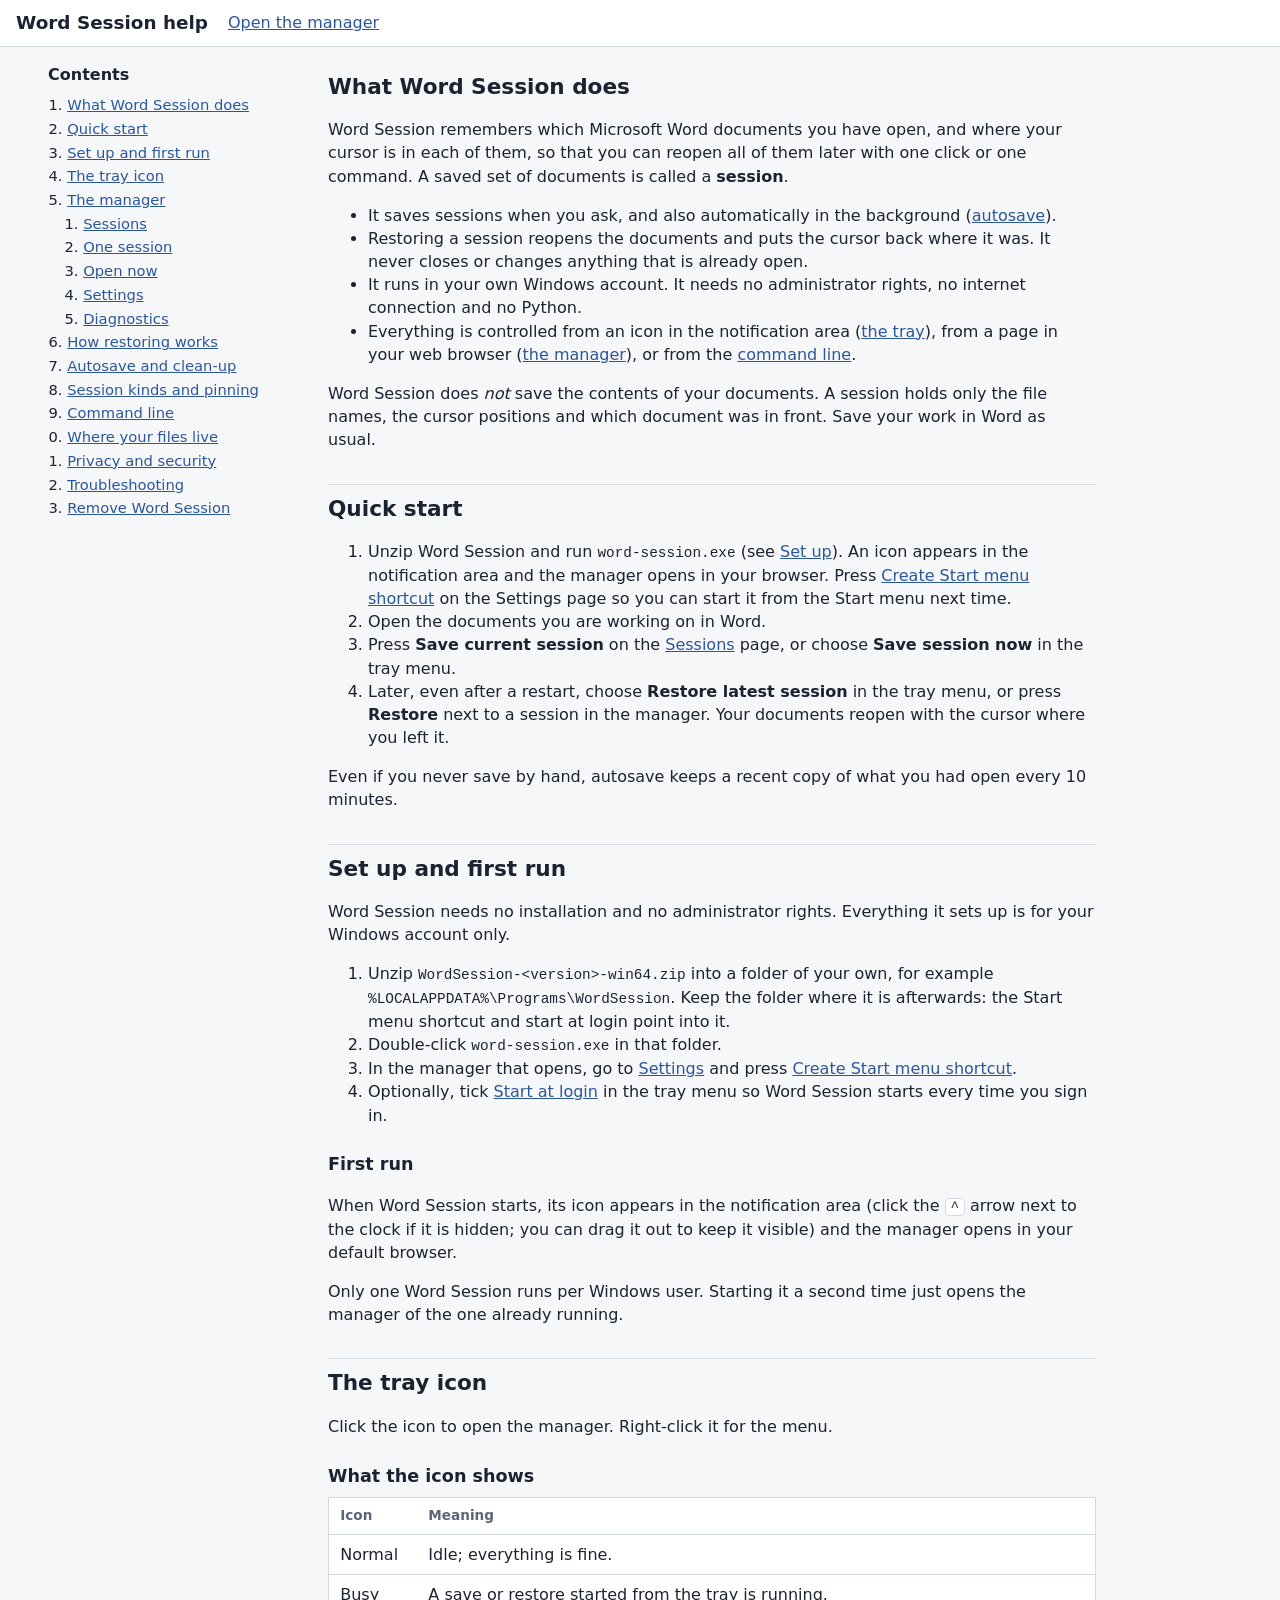
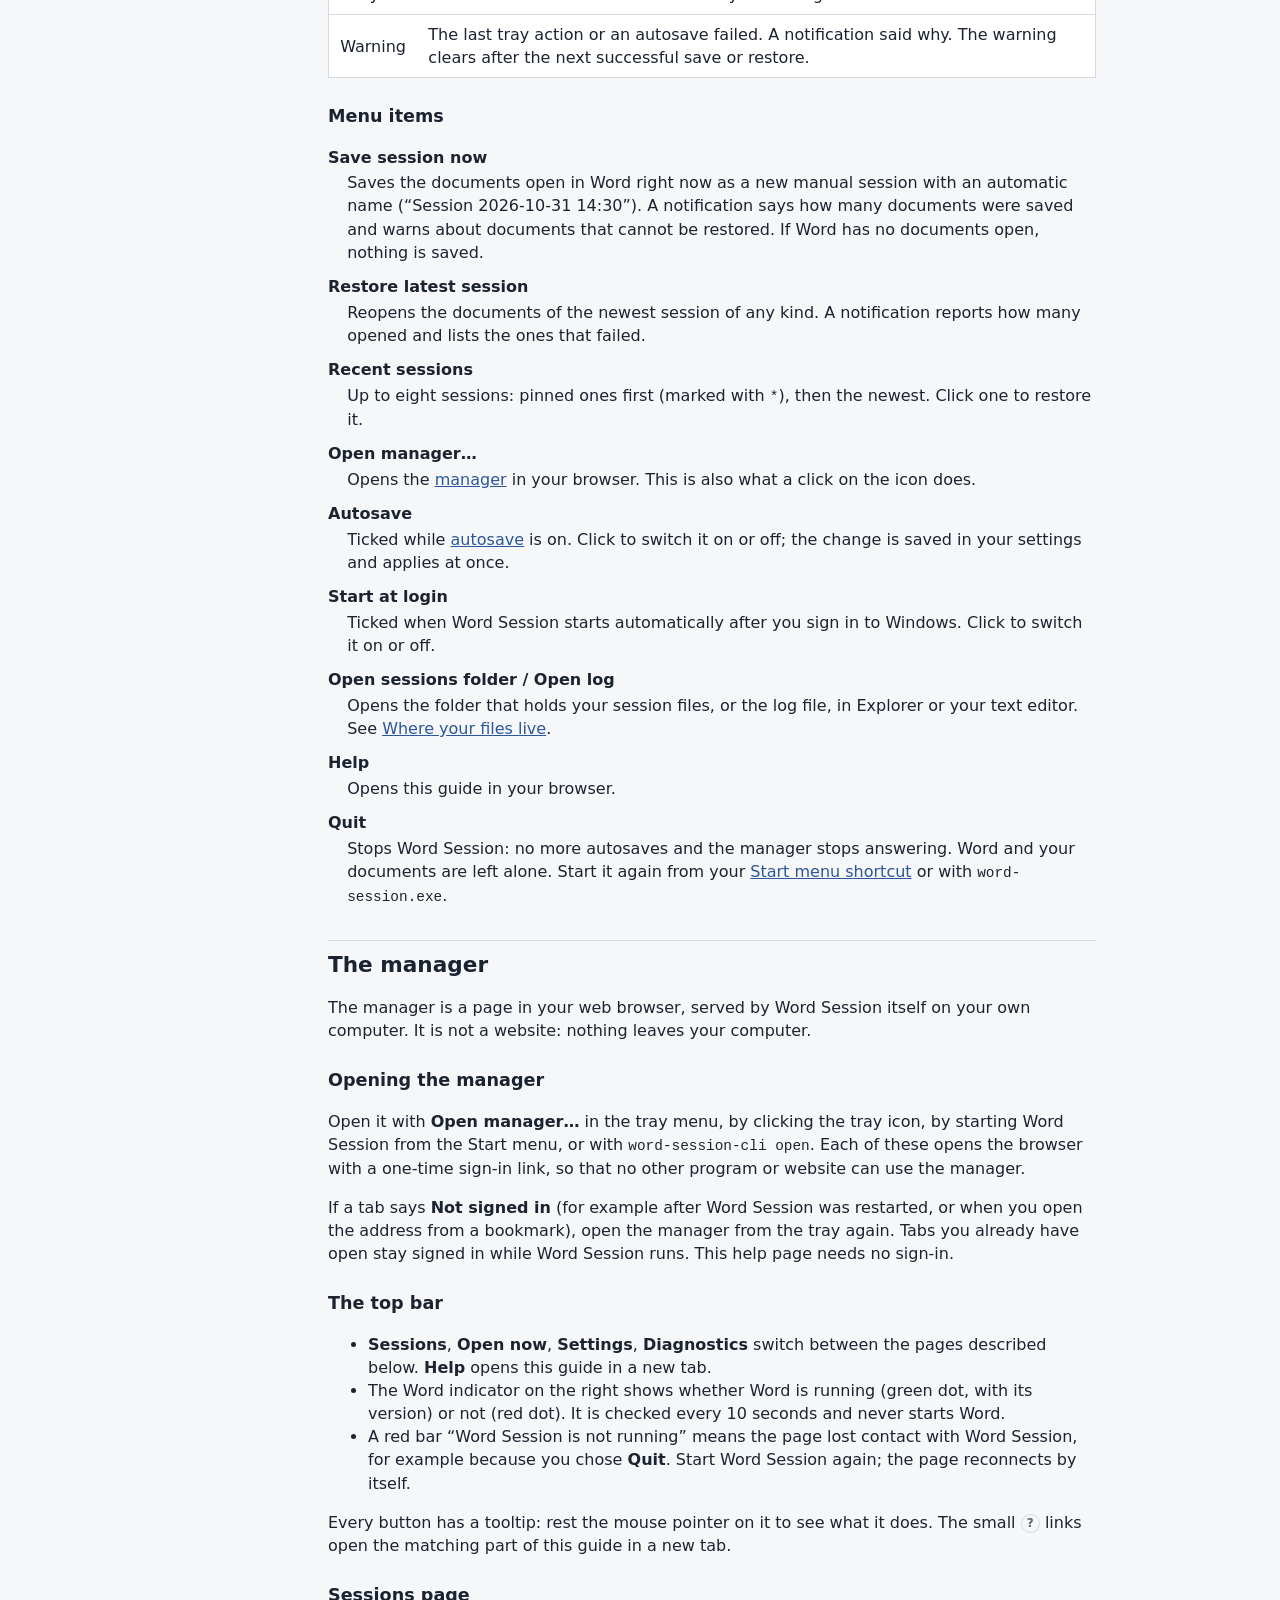
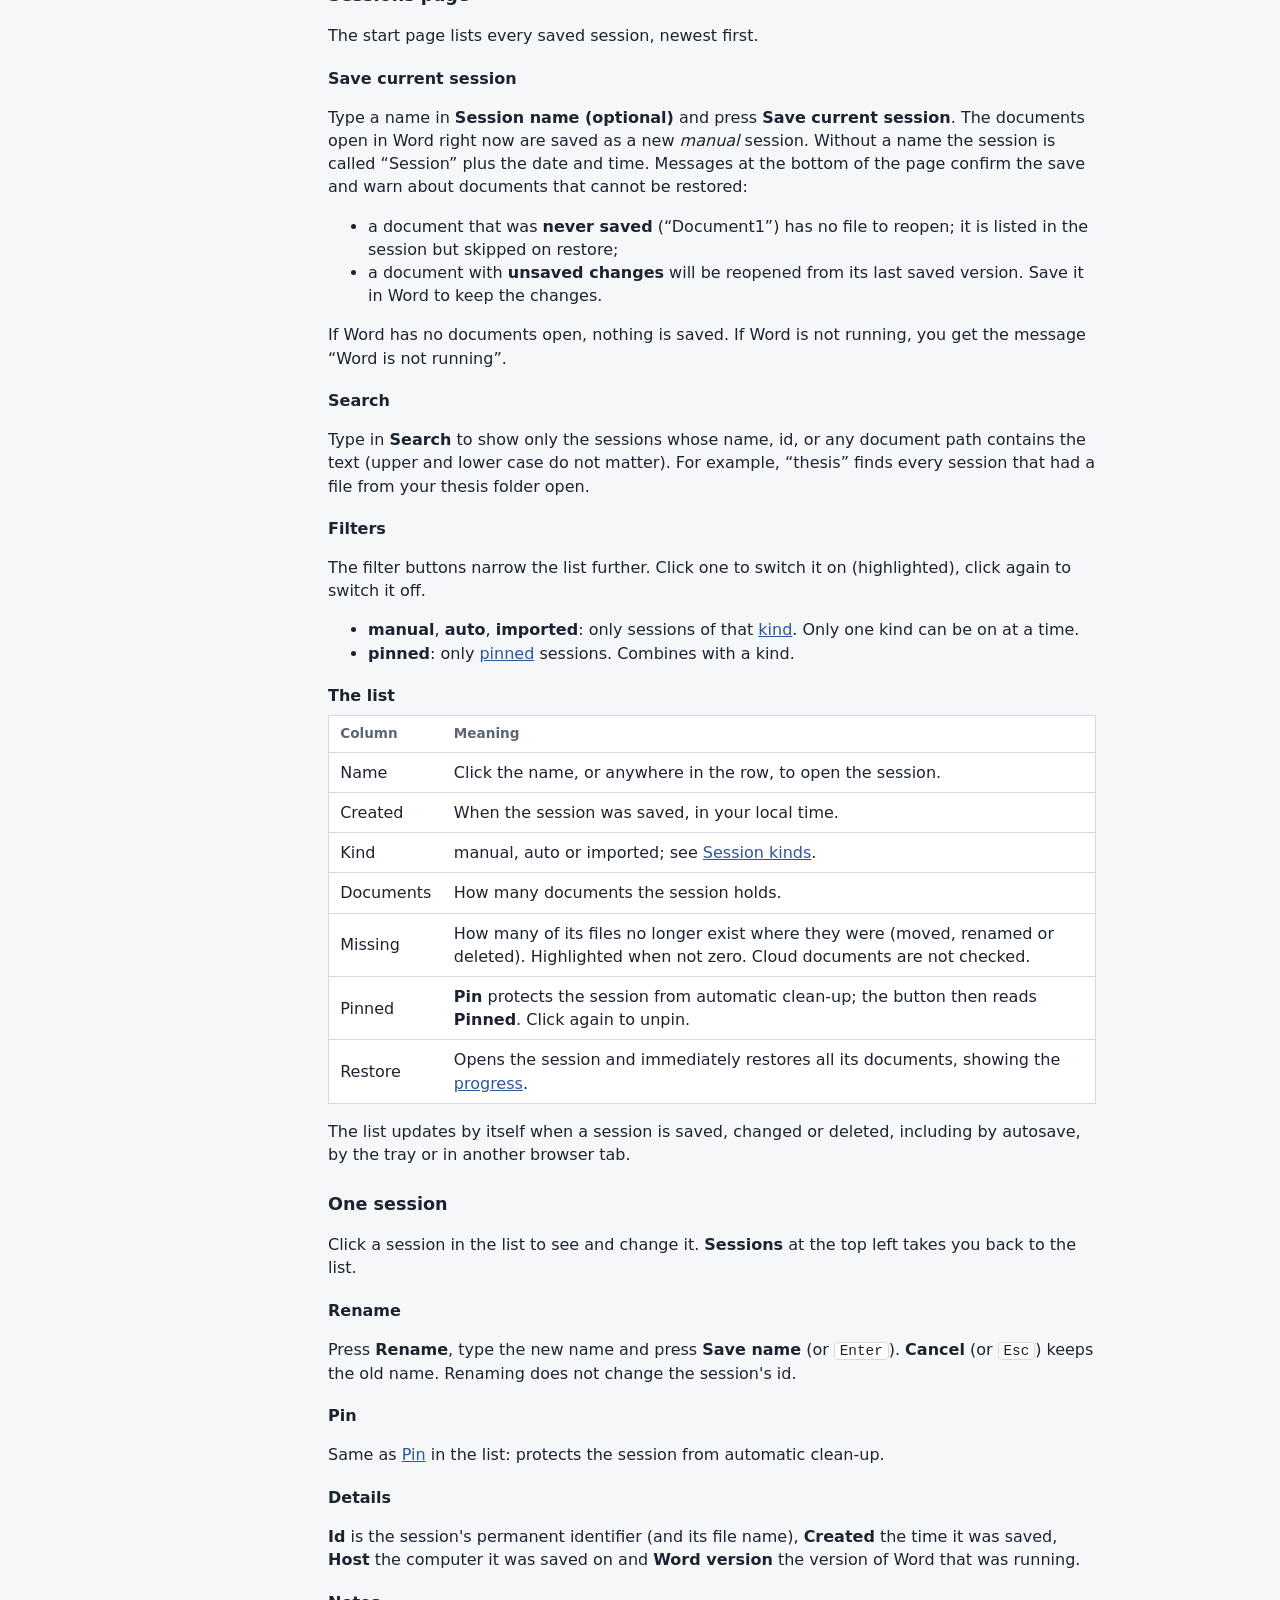
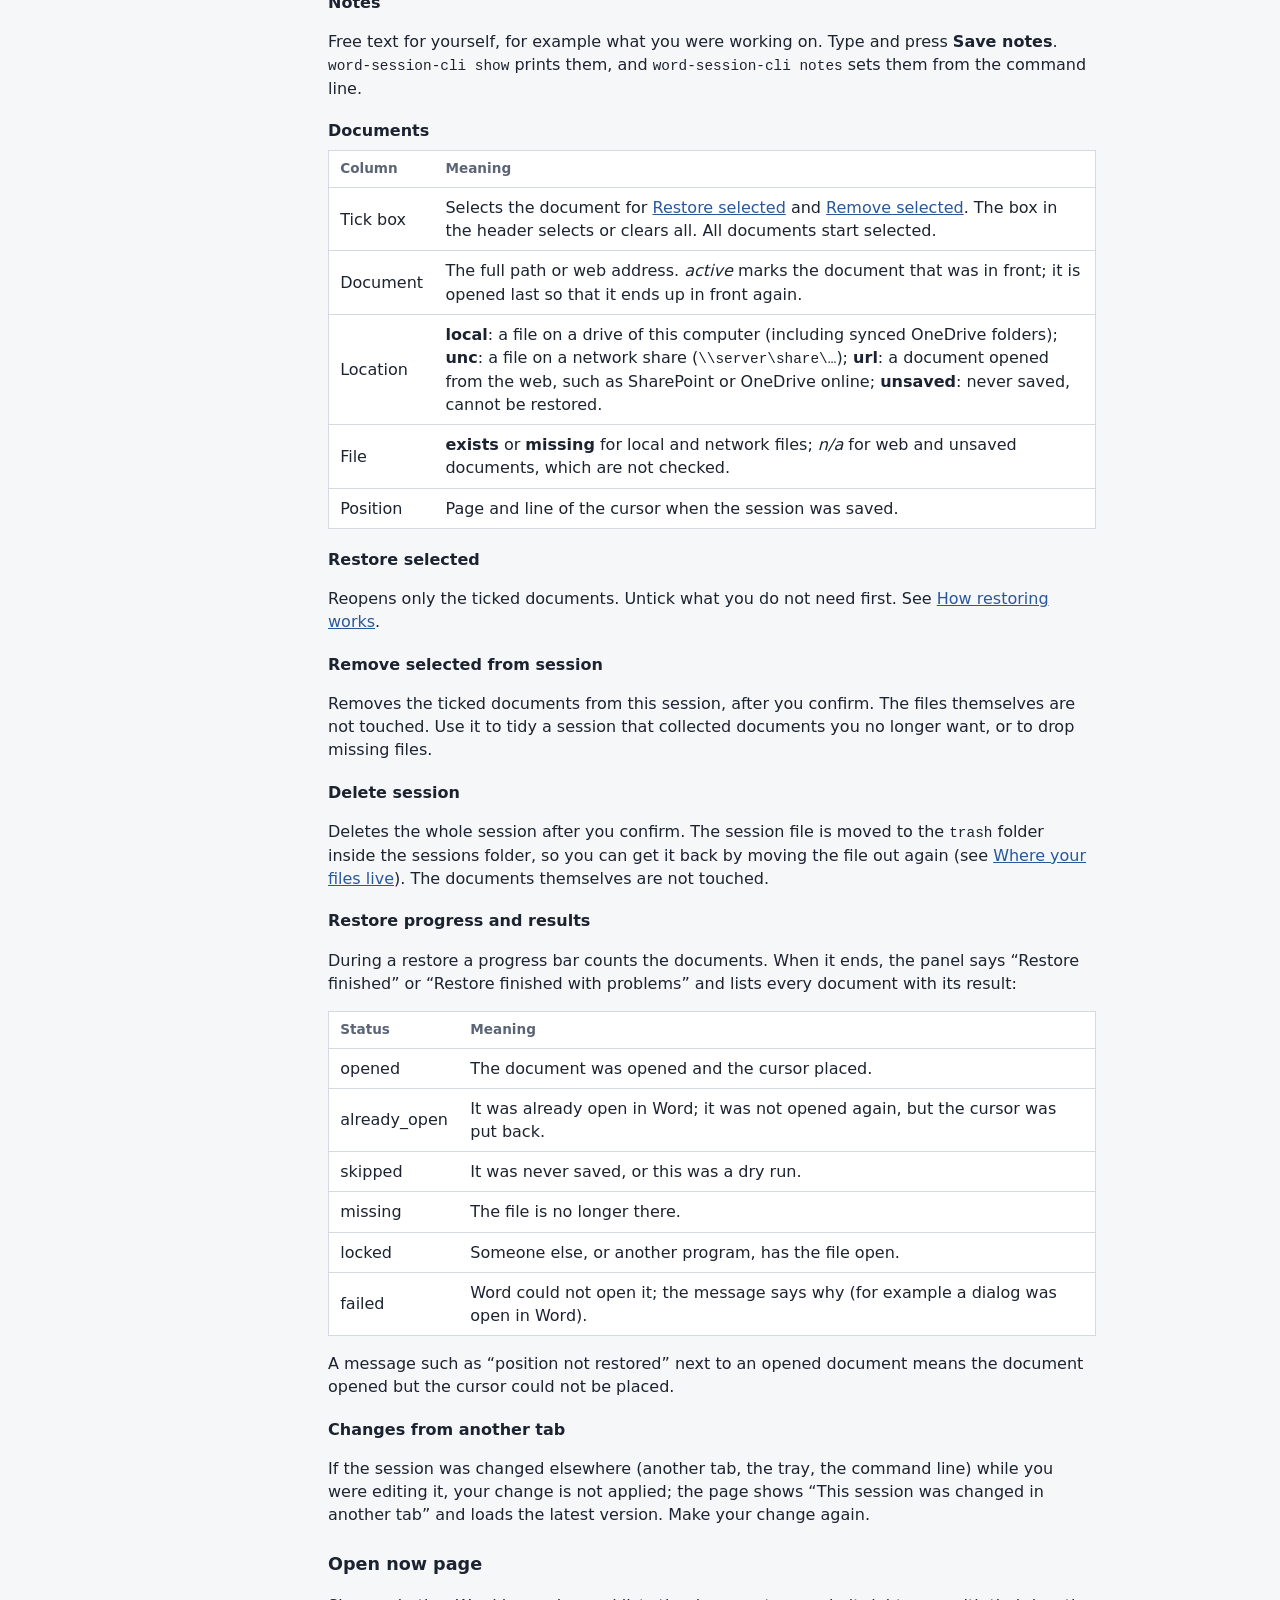
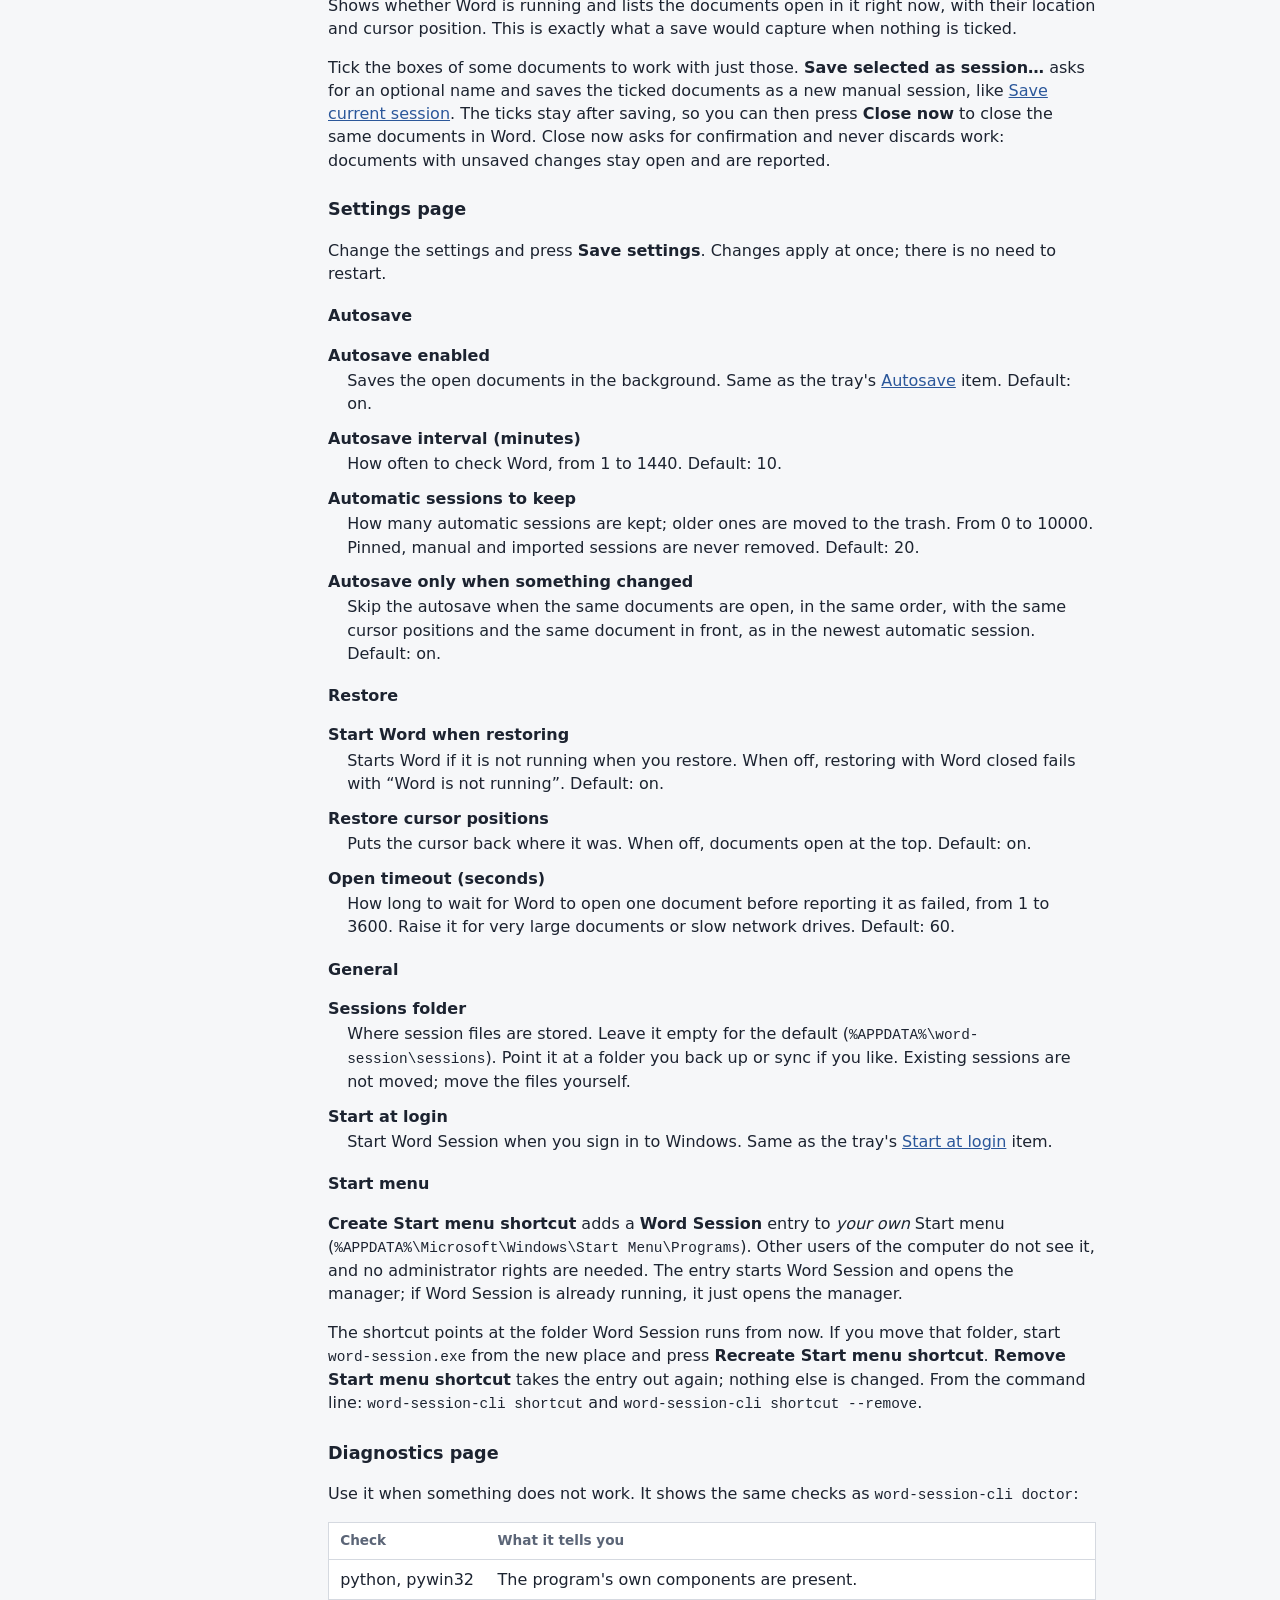
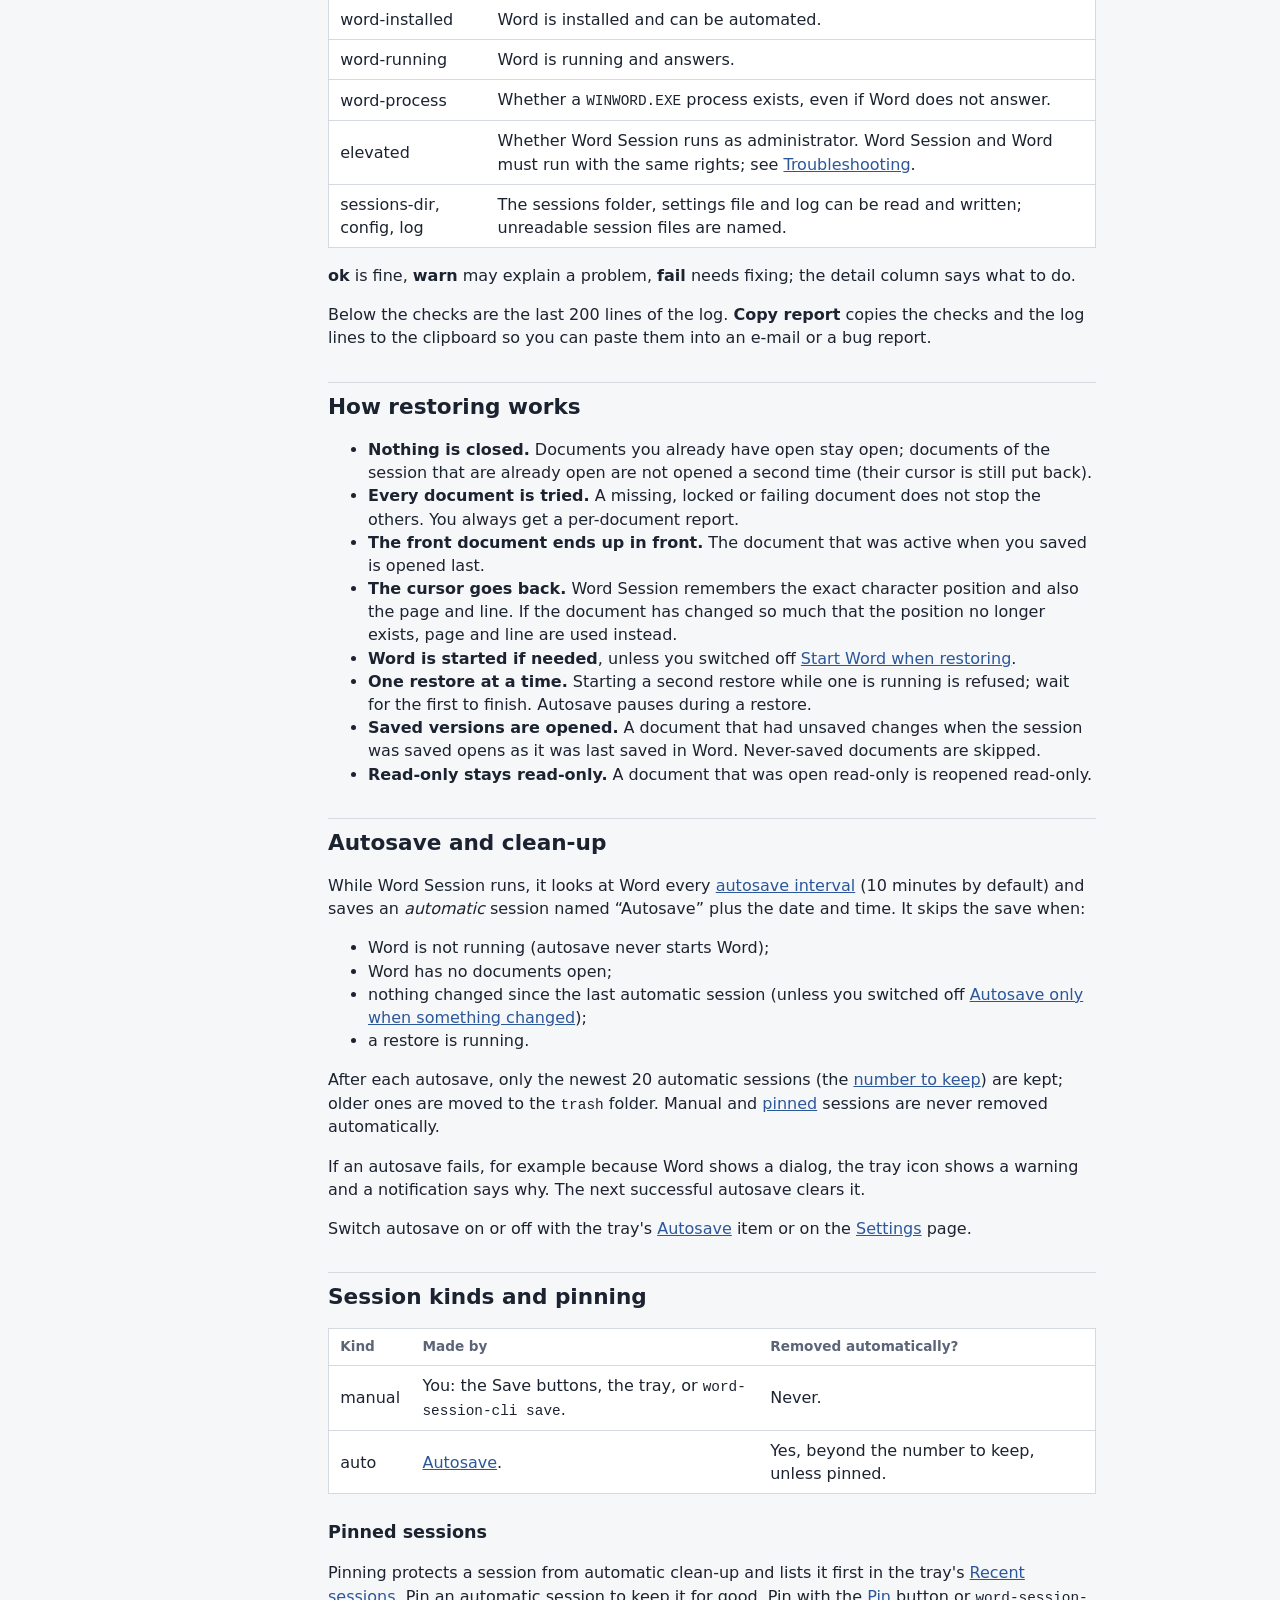
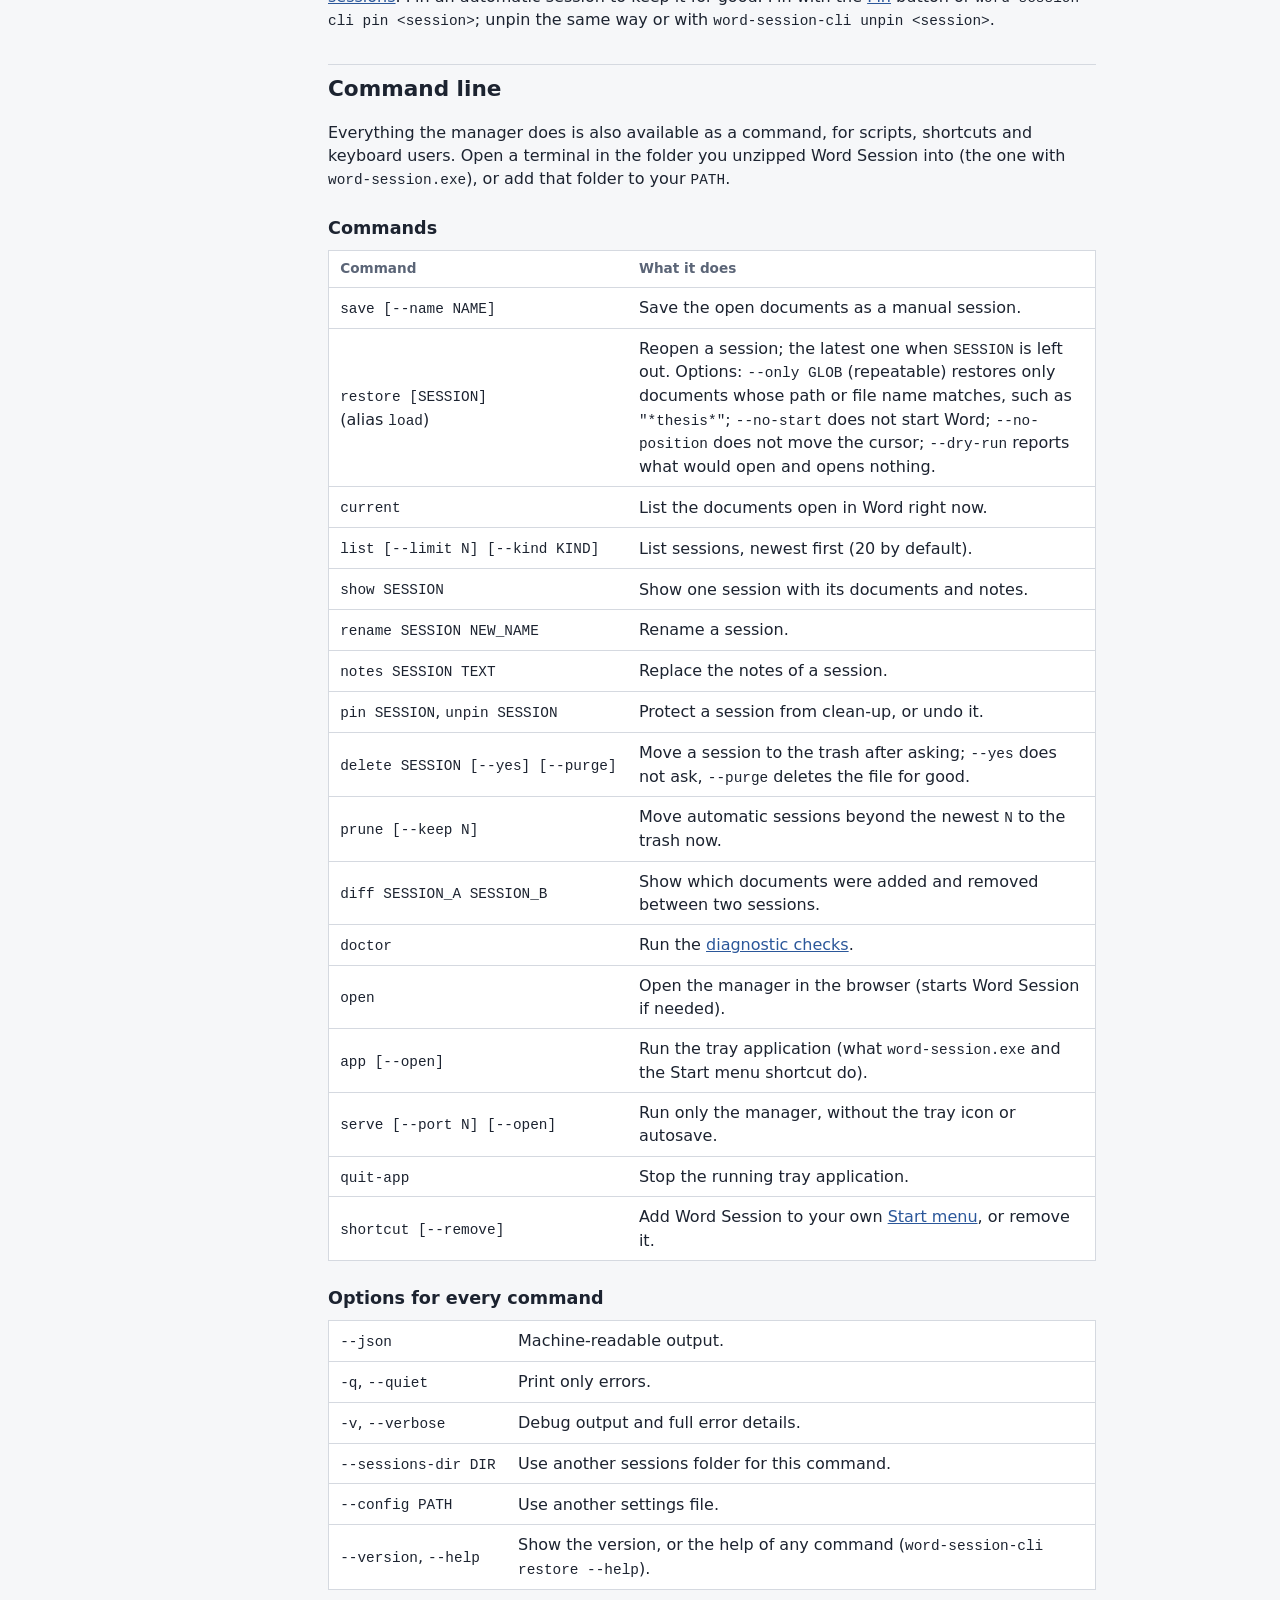
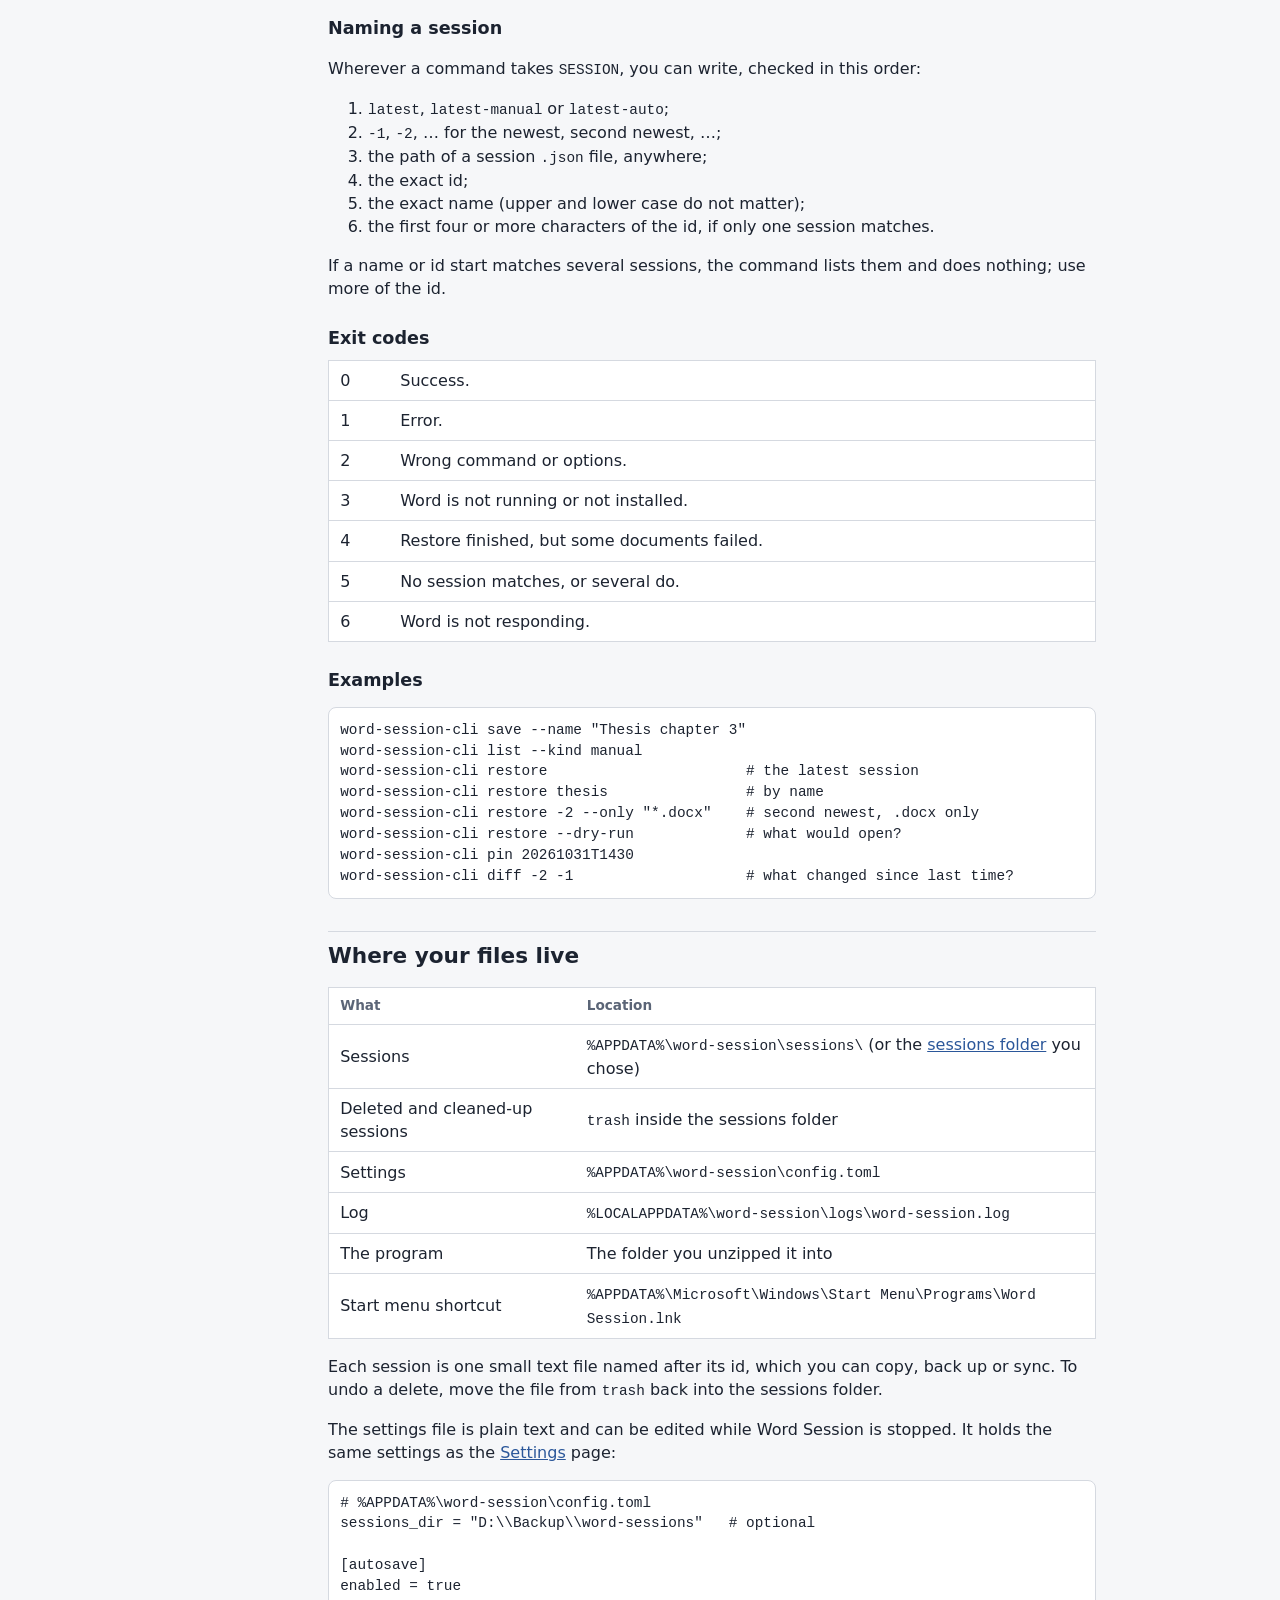
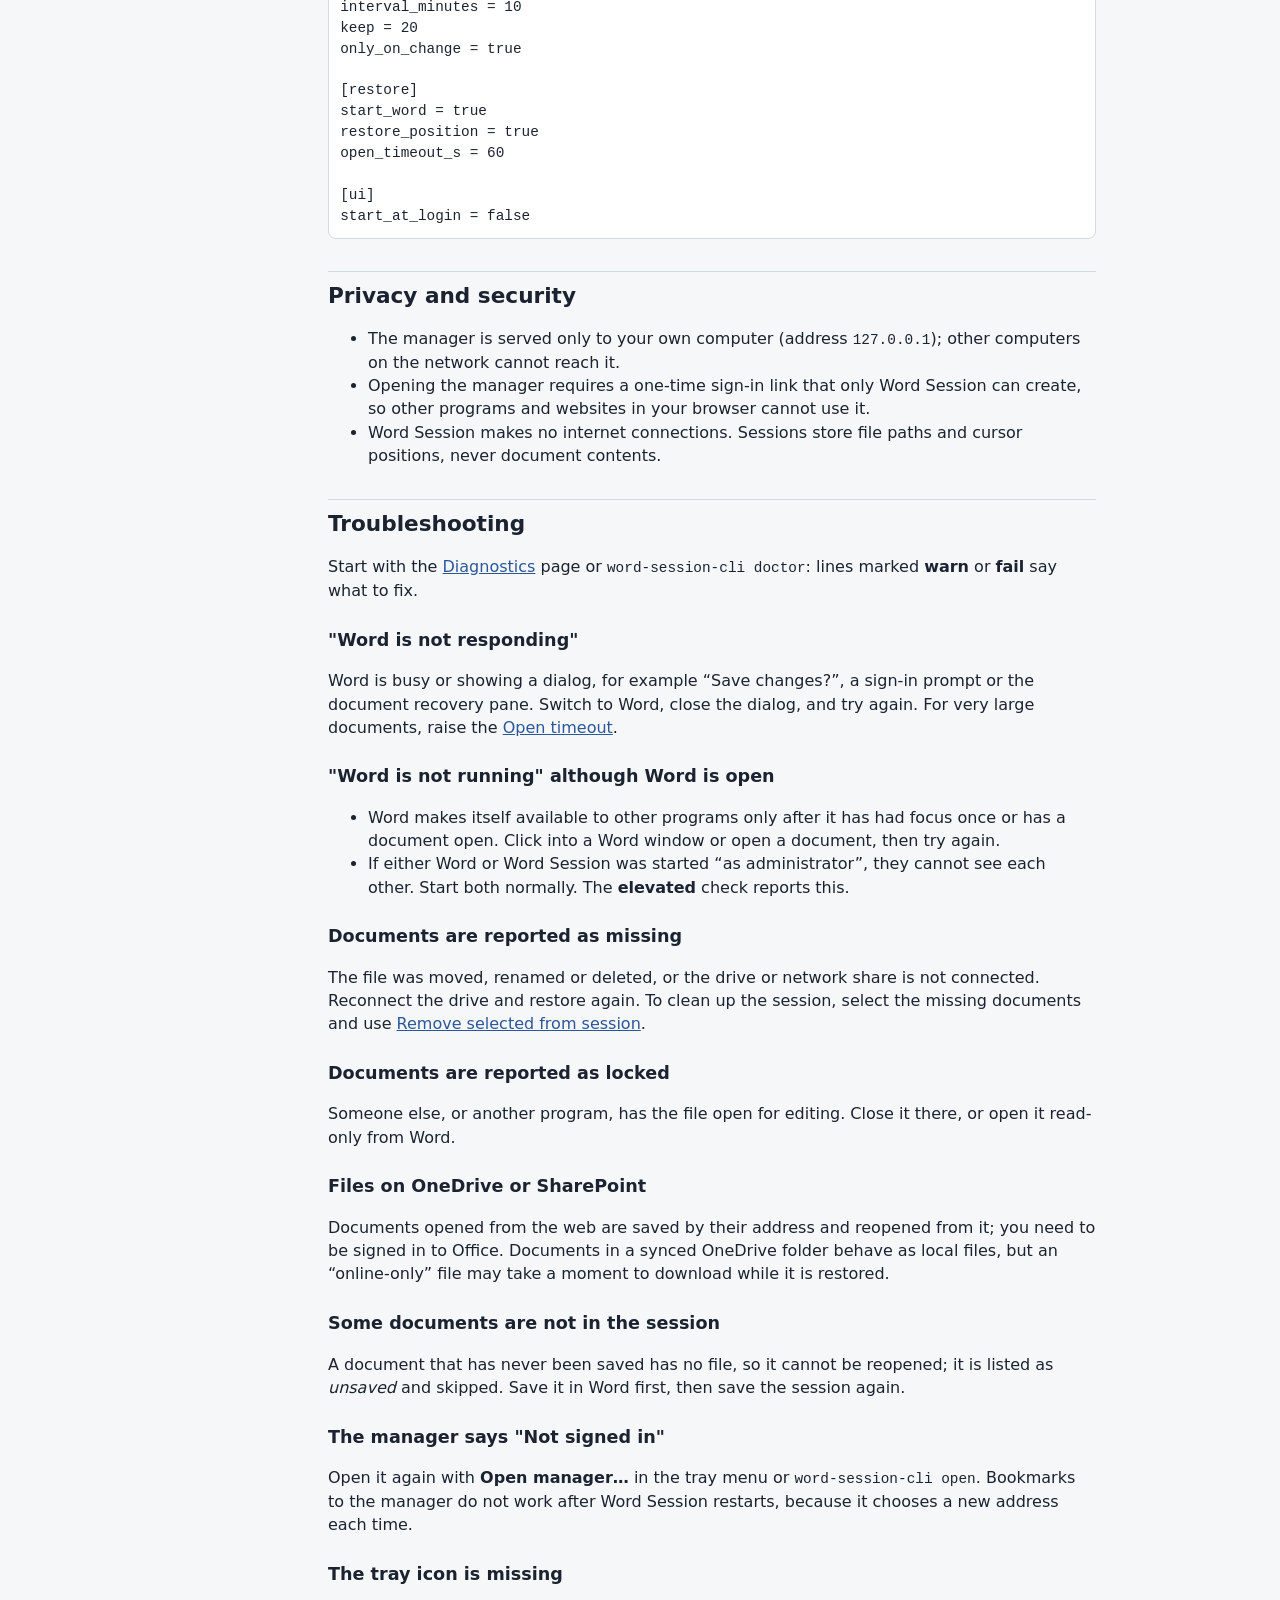
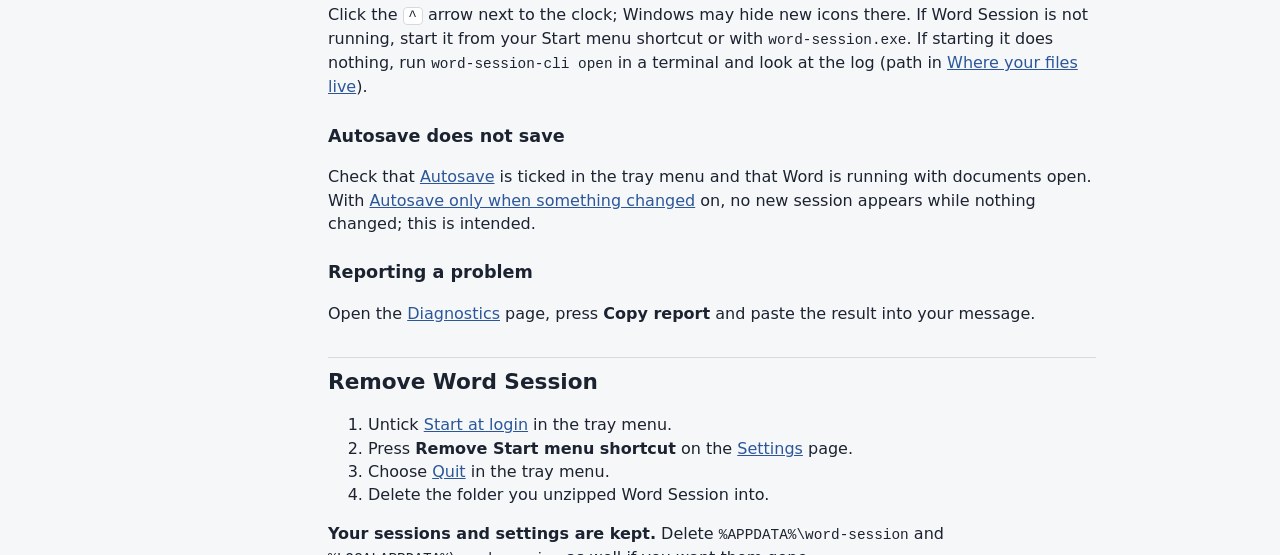
<file: src/word_session/web/static/help.html>
<!doctype html>
<html lang="en">
<head>
<meta charset="utf-8">
<meta name="viewport" content="width=device-width, initial-scale=1">
<meta name="color-scheme" content="light dark">
<title>Word Session help</title>
<link rel="icon" href="favicon.svg" type="image/svg+xml">
<link rel="stylesheet" href="app.css">
<link rel="stylesheet" href="help.css">
</head>
<body>
<a class="skip-link" href="#guide">Skip to content</a>
<header class="topbar">
  <h1 class="brand">Word Session help</h1>
  <nav aria-label="Help">
    <a href="/" title="Go to the session manager (needs to be opened from the tray once)">Open the manager</a>
  </nav>
</header>

<div class="help-layout">
<nav class="toc" aria-label="Contents">
  <h2>Contents</h2>
  <ol>
    <li><a href="#overview">What Word Session does</a></li>
    <li><a href="#quick-start">Quick start</a></li>
    <li><a href="#install">Set up and first run</a></li>
    <li><a href="#tray">The tray icon</a></li>
    <li><a href="#manager">The manager</a>
      <ol>
        <li><a href="#sessions-page">Sessions</a></li>
        <li><a href="#session-detail">One session</a></li>
        <li><a href="#open-now">Open now</a></li>
        <li><a href="#settings">Settings</a></li>
        <li><a href="#diagnostics">Diagnostics</a></li>
      </ol>
    </li>
    <li><a href="#how-restore-works">How restoring works</a></li>
    <li><a href="#autosave">Autosave and clean-up</a></li>
    <li><a href="#kinds">Session kinds and pinning</a></li>
    <li><a href="#cli">Command line</a></li>
    <li><a href="#files">Where your files live</a></li>
    <li><a href="#privacy">Privacy and security</a></li>
    <li><a href="#troubleshooting">Troubleshooting</a></li>
    <li><a href="#uninstall">Remove Word Session</a></li>
  </ol>
</nav>

<main id="guide" class="guide" tabindex="-1">

<section id="overview">
<h2>What Word Session does</h2>
<p>Word Session remembers which Microsoft Word documents you have open, and
where your cursor is in each of them, so that you can reopen all of them later
with one click or one command. A saved set of documents is called a
<strong>session</strong>.</p>
<ul>
  <li>It saves sessions when you ask, and also automatically in the background
    (<a href="#autosave">autosave</a>).</li>
  <li>Restoring a session reopens the documents and puts the cursor back where
    it was. It never closes or changes anything that is already open.</li>
  <li>It runs in your own Windows account. It needs no administrator rights,
    no internet connection and no Python.</li>
  <li>Everything is controlled from an icon in the notification area
    (<a href="#tray">the tray</a>), from a page in your web browser
    (<a href="#manager">the manager</a>), or from the
    <a href="#cli">command line</a>.</li>
</ul>
<p>Word Session does <em>not</em> save the contents of your documents. A
session holds only the file names, the cursor positions and which document
was in front. Save your work in Word as usual.</p>
</section>

<section id="quick-start">
<h2>Quick start</h2>
<ol>
  <li>Unzip Word Session and run <code>word-session.exe</code> (see
    <a href="#install">Set up</a>). An icon appears in the notification area
    and the manager opens in your browser. Press
    <a href="#start-menu">Create Start menu shortcut</a> on the Settings page
    so you can start it from the Start menu next time.</li>
  <li>Open the documents you are working on in Word.</li>
  <li>Press <strong>Save current session</strong> on the
    <a href="#sessions-page">Sessions</a> page, or choose <strong>Save session
    now</strong> in the tray menu.</li>
  <li>Later, even after a restart, choose <strong>Restore latest
    session</strong> in the tray menu, or press <strong>Restore</strong> next
    to a session in the manager. Your documents reopen with the cursor where
    you left it.</li>
</ol>
<p>Even if you never save by hand, autosave keeps a recent copy of what you
had open every 10 minutes.</p>
</section>

<section id="install">
<h2>Set up and first run</h2>
<p>Word Session needs no installation and no administrator rights. Everything
it sets up is for your Windows account only.</p>
<ol>
  <li>Unzip <code>WordSession-&lt;version&gt;-win64.zip</code> into a folder of
    your own, for example
    <code>%LOCALAPPDATA%\Programs\WordSession</code>. Keep the folder where it
    is afterwards: the Start menu shortcut and start at login point into
    it.</li>
  <li>Double-click <code>word-session.exe</code> in that folder.</li>
  <li>In the manager that opens, go to <a href="#settings">Settings</a> and
    press <a href="#start-menu">Create Start menu shortcut</a>.</li>
  <li>Optionally, tick <a href="#tray-login">Start at login</a> in the tray
    menu so Word Session starts every time you sign in.</li>
</ol>
<h3 id="first-run">First run</h3>
<p>When Word Session starts, its icon appears in the notification area (click
the <kbd>^</kbd> arrow next to the clock if it is hidden; you can drag it out
to keep it visible) and the manager opens in your default browser.</p>
<p>Only one Word Session runs per Windows user. Starting it a second time
just opens the manager of the one already running.</p>
</section>

<section id="tray">
<h2>The tray icon</h2>
<p>Click the icon to open the manager. Right-click it for the menu.</p>

<h3 id="tray-states">What the icon shows</h3>
<table>
  <thead><tr><th scope="col">Icon</th><th scope="col">Meaning</th></tr></thead>
  <tbody>
    <tr><td>Normal</td><td>Idle; everything is fine.</td></tr>
    <tr><td>Busy</td><td>A save or restore started from the tray is running.</td></tr>
    <tr><td>Warning</td><td>The last tray action or an autosave failed. A
      notification said why. The warning clears after the next successful save
      or restore.</td></tr>
  </tbody>
</table>

<h3 id="tray-menu">Menu items</h3>
<dl class="items">
  <dt id="tray-save">Save session now</dt>
  <dd>Saves the documents open in Word right now as a new manual session with
    an automatic name (<q>Session 2026-10-31 14:30</q>). A notification says how
    many documents were saved and warns about documents that cannot be
    restored. If Word has no documents open, nothing is saved.</dd>

  <dt id="tray-restore">Restore latest session</dt>
  <dd>Reopens the documents of the newest session of any kind. A notification
    reports how many opened and lists the ones that failed.</dd>

  <dt id="tray-recent">Recent sessions</dt>
  <dd>Up to eight sessions: pinned ones first (marked with <code>*</code>),
    then the newest. Click one to restore it.</dd>

  <dt id="tray-manager">Open manager…</dt>
  <dd>Opens the <a href="#manager">manager</a> in your browser. This is also
    what a click on the icon does.</dd>

  <dt id="tray-autosave">Autosave</dt>
  <dd>Ticked while <a href="#autosave">autosave</a> is on. Click to switch it
    on or off; the change is saved in your settings and applies at once.</dd>

  <dt id="tray-login">Start at login</dt>
  <dd>Ticked when Word Session starts automatically after you sign in to
    Windows. Click to switch it on or off.</dd>

  <dt id="tray-folders">Open sessions folder / Open log</dt>
  <dd>Opens the folder that holds your session files, or the log file, in
    Explorer or your text editor. See <a href="#files">Where your files
    live</a>.</dd>

  <dt id="tray-help">Help</dt>
  <dd>Opens this guide in your browser.</dd>

  <dt id="tray-quit">Quit</dt>
  <dd>Stops Word Session: no more autosaves and the manager stops answering.
    Word and your documents are left alone. Start it again from your
    <a href="#start-menu">Start menu shortcut</a> or with
    <code>word-session.exe</code>.</dd>
</dl>
</section>

<section id="manager">
<h2>The manager</h2>
<p>The manager is a page in your web browser, served by Word Session itself
on your own computer. It is not a website: nothing leaves your computer.</p>

<h3 id="signing-in">Opening the manager</h3>
<p>Open it with <strong>Open manager…</strong> in the tray menu, by clicking
the tray icon, by starting Word Session from the Start menu, or with
<code>word-session-cli open</code>. Each of these opens the browser with a
one-time sign-in link, so that no other program or website can use the
manager.</p>
<p>If a tab says <strong>Not signed in</strong> (for example after Word
Session was restarted, or when you open the address from a bookmark), open
the manager from the tray again. Tabs you already have open stay signed in
while Word Session runs. This help page needs no sign-in.</p>

<h3 id="topbar">The top bar</h3>
<ul>
  <li><strong>Sessions</strong>, <strong>Open now</strong>,
    <strong>Settings</strong>, <strong>Diagnostics</strong> switch between the
    pages described below. <strong>Help</strong> opens this guide in a new
    tab.</li>
  <li id="word-status">The Word indicator on the right shows whether Word is
    running (green dot, with its version) or not (red dot). It is checked every
    10 seconds and never starts Word.</li>
  <li id="not-running">A red bar <q>Word Session is not running</q> means the
    page lost contact with Word Session, for example because you chose
    <strong>Quit</strong>. Start Word Session again; the page reconnects by
    itself.</li>
</ul>
<p id="help-links">Every button has a tooltip: rest the mouse pointer on it
to see what it does. The small <span class="help-link-sample">?</span> links
open the matching part of this guide in a new tab.</p>

<section id="sessions-page">
<h3>Sessions page</h3>
<p>The start page lists every saved session, newest first.</p>

<h4 id="save-session">Save current session</h4>
<p>Type a name in <strong>Session name (optional)</strong> and press
<strong>Save current session</strong>. The documents open in Word right now
are saved as a new <em>manual</em> session. Without a name the session is
called <q>Session</q> plus the date and time. Messages at the bottom of the
page confirm the save and warn about documents that cannot be restored:</p>
<ul>
  <li>a document that was <strong>never saved</strong> (<q>Document1</q>) has
    no file to reopen; it is listed in the session but skipped on
    restore;</li>
  <li>a document with <strong>unsaved changes</strong> will be reopened from
    its last saved version. Save it in Word to keep the changes.</li>
</ul>
<p>If Word has no documents open, nothing is saved. If Word is not running,
you get the message <q>Word is not running</q>.</p>

<h4 id="search">Search</h4>
<p>Type in <strong>Search</strong> to show only the sessions whose name, id,
or any document path contains the text (upper and lower case do not
matter). For example, <q>thesis</q> finds every session that had a file
from your thesis folder open.</p>

<h4 id="filters">Filters</h4>
<p>The filter buttons narrow the list further. Click one to switch it on
(highlighted), click again to switch it off.</p>
<ul>
  <li><strong>manual</strong>, <strong>auto</strong>,
    <strong>imported</strong>: only sessions of that
    <a href="#kinds">kind</a>. Only one kind can be on at a time.</li>
  <li><strong>pinned</strong>: only <a href="#pinned">pinned</a>
    sessions. Combines with a kind.</li>
</ul>

<h4 id="session-list">The list</h4>
<table>
  <thead><tr><th scope="col">Column</th><th scope="col">Meaning</th></tr></thead>
  <tbody>
    <tr><td>Name</td><td>Click the name, or anywhere in the row, to open the
      session.</td></tr>
    <tr><td>Created</td><td>When the session was saved, in your local
      time.</td></tr>
    <tr><td>Kind</td><td>manual, auto or imported; see
      <a href="#kinds">Session kinds</a>.</td></tr>
    <tr><td>Documents</td><td>How many documents the session holds.</td></tr>
    <tr><td>Missing</td><td>How many of its files no longer exist where they
      were (moved, renamed or deleted). Highlighted when not zero. Cloud
      documents are not checked.</td></tr>
    <tr><td id="pin">Pinned</td><td><strong>Pin</strong> protects the session
      from automatic clean-up; the button then reads
      <strong>Pinned</strong>. Click again to unpin.</td></tr>
    <tr><td id="restore-button">Restore</td><td>Opens the session and
      immediately restores all its documents, showing the
      <a href="#restore-progress">progress</a>.</td></tr>
  </tbody>
</table>
<p>The list updates by itself when a session is saved, changed or deleted,
including by autosave, by the tray or in another browser tab.</p>
</section>

<section id="session-detail">
<h3>One session</h3>
<p>Click a session in the list to see and change it. <strong>Sessions</strong>
at the top left takes you back to the list.</p>

<h4 id="rename">Rename</h4>
<p>Press <strong>Rename</strong>, type the new name and press
<strong>Save name</strong> (or <kbd>Enter</kbd>). <strong>Cancel</strong>
(or <kbd>Esc</kbd>) keeps the old name. Renaming does not change the
session's id.</p>

<h4 id="detail-pin">Pin</h4>
<p>Same as <a href="#pin">Pin</a> in the list: protects the session from
automatic clean-up.</p>

<h4 id="session-info">Details</h4>
<p><strong>Id</strong> is the session's permanent identifier (and its file
name), <strong>Created</strong> the time it was saved, <strong>Host</strong>
the computer it was saved on and <strong>Word version</strong> the version of
Word that was running.</p>

<h4 id="notes">Notes</h4>
<p>Free text for yourself, for example what you were working on. Type and
press <strong>Save notes</strong>. <code>word-session-cli show</code> prints
them, and <code>word-session-cli notes</code> sets them from the command
line.</p>

<h4 id="documents">Documents</h4>
<table>
  <thead><tr><th scope="col">Column</th><th scope="col">Meaning</th></tr></thead>
  <tbody>
    <tr><td>Tick box</td><td>Selects the document for
      <a href="#restore-selected">Restore selected</a> and
      <a href="#remove-documents">Remove selected</a>. The box in the header
      selects or clears all. All documents start selected.</td></tr>
    <tr><td>Document</td><td>The full path or web address. <em>active</em>
      marks the document that was in front; it is opened last so that it ends
      up in front again.</td></tr>
    <tr><td id="locations">Location</td><td>
      <strong>local</strong>: a file on a drive of this computer (including
      synced OneDrive folders);
      <strong>unc</strong>: a file on a network share
      (<code>\\server\share\…</code>);
      <strong>url</strong>: a document opened from the web, such as SharePoint
      or OneDrive online;
      <strong>unsaved</strong>: never saved, cannot be restored.</td></tr>
    <tr><td>File</td><td><strong>exists</strong> or <strong>missing</strong>
      for local and network files; <em>n/a</em> for web and unsaved
      documents, which are not checked.</td></tr>
    <tr><td>Position</td><td>Page and line of the cursor when the session was
      saved.</td></tr>
  </tbody>
</table>

<h4 id="restore-selected">Restore selected</h4>
<p>Reopens only the ticked documents. Untick what you do not need first.
See <a href="#how-restore-works">How restoring works</a>.</p>

<h4 id="remove-documents">Remove selected from session</h4>
<p>Removes the ticked documents from this session, after you confirm. The
files themselves are not touched. Use it to tidy a session that collected
documents you no longer want, or to drop missing files.</p>

<h4 id="delete-session">Delete session</h4>
<p>Deletes the whole session after you confirm. The session file is moved to
the <code>trash</code> folder inside the sessions folder, so you can get it
back by moving the file out again (see <a href="#files">Where your files
live</a>). The documents themselves are not touched.</p>

<h4 id="restore-progress">Restore progress and results</h4>
<p>During a restore a progress bar counts the documents. When it ends, the
panel says <q>Restore finished</q> or <q>Restore finished with problems</q>
and lists every document with its result:</p>
<table id="restore-statuses">
  <thead><tr><th scope="col">Status</th><th scope="col">Meaning</th></tr></thead>
  <tbody>
    <tr><td>opened</td><td>The document was opened and the cursor
      placed.</td></tr>
    <tr><td>already_open</td><td>It was already open in Word; it was not
      opened again, but the cursor was put back.</td></tr>
    <tr><td>skipped</td><td>It was never saved, or this was a dry run.</td></tr>
    <tr><td>missing</td><td>The file is no longer there.</td></tr>
    <tr><td>locked</td><td>Someone else, or another program, has the file
      open.</td></tr>
    <tr><td>failed</td><td>Word could not open it; the message says why (for
      example a dialog was open in Word).</td></tr>
  </tbody>
</table>
<p>A message such as <q>position not restored</q> next to an opened document
means the document opened but the cursor could not be placed.</p>

<h4 id="conflicts">Changes from another tab</h4>
<p>If the session was changed elsewhere (another tab, the tray, the command
line) while you were editing it, your change is not applied; the page shows
<q>This session was changed in another tab</q> and loads the latest version.
Make your change again.</p>
</section>

<section id="open-now">
<h3>Open now page</h3>
<p>Shows whether Word is running and lists the documents open in it right now,
with their location and cursor position. This is exactly what a save would
capture when nothing is ticked.</p>
<p>Tick the boxes of some documents to work with just those.
<strong>Save selected as session…</strong> asks for an optional name and
saves the ticked documents as a new manual session, like
<a href="#save-session">Save current session</a>. The ticks stay after saving,
so you can then press <strong id="close-now">Close now</strong> to close the
same documents in Word. Close now asks for confirmation and never discards
work: documents with unsaved changes stay open and are reported.</p>
</section>

<section id="settings">
<h3>Settings page</h3>
<p>Change the settings and press <strong>Save settings</strong>. Changes apply
at once; there is no need to restart.</p>

<h4 id="settings-autosave">Autosave</h4>
<dl class="items">
  <dt>Autosave enabled</dt>
  <dd>Saves the open documents in the background. Same as the tray's
    <a href="#tray-autosave">Autosave</a> item. Default: on.</dd>
  <dt>Autosave interval (minutes)</dt>
  <dd>How often to check Word, from 1 to 1440. Default: 10.</dd>
  <dt>Automatic sessions to keep</dt>
  <dd>How many automatic sessions are kept; older ones are moved to the trash.
    From 0 to 10000. Pinned, manual and imported sessions are never removed.
    Default: 20.</dd>
  <dt>Autosave only when something changed</dt>
  <dd>Skip the autosave when the same documents are open, in the same order,
    with the same cursor positions and the same document in front, as in the
    newest automatic session. Default: on.</dd>
</dl>

<h4 id="settings-restore">Restore</h4>
<dl class="items">
  <dt>Start Word when restoring</dt>
  <dd>Starts Word if it is not running when you restore. When off, restoring
    with Word closed fails with <q>Word is not running</q>. Default: on.</dd>
  <dt>Restore cursor positions</dt>
  <dd>Puts the cursor back where it was. When off, documents open at the top.
    Default: on.</dd>
  <dt>Open timeout (seconds)</dt>
  <dd>How long to wait for Word to open one document before reporting it as
    failed, from 1 to 3600. Raise it for very large documents or slow network
    drives. Default: 60.</dd>
</dl>

<h4 id="settings-general">General</h4>
<dl class="items">
  <dt>Sessions folder</dt>
  <dd>Where session files are stored. Leave it empty for the default
    (<code>%APPDATA%\word-session\sessions</code>). Point it at a folder you
    back up or sync if you like. Existing sessions are not moved; move the
    files yourself.</dd>
  <dt>Start at login</dt>
  <dd>Start Word Session when you sign in to Windows. Same as the tray's
    <a href="#tray-login">Start at login</a> item.</dd>
</dl>

<h4 id="start-menu">Start menu</h4>
<p><strong>Create Start menu shortcut</strong> adds a <strong>Word
Session</strong> entry to <em>your own</em> Start menu
(<code>%APPDATA%\Microsoft\Windows\Start Menu\Programs</code>). Other users of
the computer do not see it, and no administrator rights are needed. The entry
starts Word Session and opens the manager; if Word Session is already running,
it just opens the manager.</p>
<p>The shortcut points at the folder Word Session runs from now. If you move
that folder, start <code>word-session.exe</code> from the new place and
press <strong>Recreate Start menu shortcut</strong>.
<strong>Remove Start menu shortcut</strong> takes the entry out again; nothing
else is changed. From the command line: <code>word-session-cli shortcut</code> and
<code>word-session-cli shortcut --remove</code>.</p>

</section>

<section id="diagnostics">
<h3>Diagnostics page</h3>
<p>Use it when something does not work. It shows the same checks as
<code>word-session-cli doctor</code>:</p>
<table>
  <thead><tr><th scope="col">Check</th><th scope="col">What it tells you</th></tr></thead>
  <tbody>
    <tr><td>python, pywin32</td><td>The program's own components are
      present.</td></tr>
    <tr><td>word-installed</td><td>Word is installed and can be
      automated.</td></tr>
    <tr><td>word-running</td><td>Word is running and answers.</td></tr>
    <tr><td>word-process</td><td>Whether a <code>WINWORD.EXE</code> process
      exists, even if Word does not answer.</td></tr>
    <tr><td>elevated</td><td>Whether Word Session runs as administrator. Word
      Session and Word must run with the same rights; see
      <a href="#trouble-not-running">Troubleshooting</a>.</td></tr>
    <tr><td>sessions-dir, config, log</td><td>The sessions folder, settings
      file and log can be read and written; unreadable session files are
      named.</td></tr>
  </tbody>
</table>
<p><strong>ok</strong> is fine, <strong>warn</strong> may explain a problem,
<strong>fail</strong> needs fixing; the detail column says what to do.</p>
<p id="log">Below the checks are the last 200 lines of the log.
<strong id="copy-report">Copy report</strong> copies the checks and the log
lines to the clipboard so you can paste them into an e-mail or a bug
report.</p>
</section>
</section>

<section id="how-restore-works">
<h2>How restoring works</h2>
<ul>
  <li><strong>Nothing is closed.</strong> Documents you already have open stay
    open; documents of the session that are already open are not opened a
    second time (their cursor is still put back).</li>
  <li><strong>Every document is tried.</strong> A missing, locked or failing
    document does not stop the others. You always get a per-document
    report.</li>
  <li><strong>The front document ends up in front.</strong> The document that
    was active when you saved is opened last.</li>
  <li><strong>The cursor goes back.</strong> Word Session remembers the exact
    character position and also the page and line. If the document has
    changed so much that the position no longer exists, page and line are
    used instead.</li>
  <li><strong>Word is started if needed</strong>, unless you switched off
    <a href="#settings-restore">Start Word when restoring</a>.</li>
  <li><strong>One restore at a time.</strong> Starting a second restore while
    one is running is refused; wait for the first to finish. Autosave pauses
    during a restore.</li>
  <li><strong>Saved versions are opened.</strong> A document that had unsaved
    changes when the session was saved opens as it was last saved in Word.
    Never-saved documents are skipped.</li>
  <li><strong>Read-only stays read-only.</strong> A document that was open
    read-only is reopened read-only.</li>
</ul>
</section>

<section id="autosave">
<h2>Autosave and clean-up</h2>
<p>While Word Session runs, it looks at Word every
<a href="#settings-autosave">autosave interval</a> (10 minutes by default)
and saves an <em>automatic</em> session named <q>Autosave</q> plus the date
and time. It skips the save when:</p>
<ul>
  <li>Word is not running (autosave never starts Word);</li>
  <li>Word has no documents open;</li>
  <li>nothing changed since the last automatic session (unless you switched
    off <a href="#settings-autosave">Autosave only when something
    changed</a>);</li>
  <li>a restore is running.</li>
</ul>
<p>After each autosave, only the newest 20 automatic sessions (the
<a href="#settings-autosave">number to keep</a>) are kept; older ones are
moved to the <code>trash</code> folder. Manual and
<a href="#pinned">pinned</a> sessions are never removed automatically.</p>
<p>If an autosave fails, for example because Word shows a dialog, the tray
icon shows a warning and a notification says why. The next successful
autosave clears it.</p>
<p>Switch autosave on or off with the tray's <a href="#tray-autosave">Autosave</a>
item or on the <a href="#settings">Settings</a> page.</p>
</section>

<section id="kinds">
<h2>Session kinds and pinning</h2>
<table>
  <thead><tr><th scope="col">Kind</th><th scope="col">Made by</th><th scope="col">Removed automatically?</th></tr></thead>
  <tbody>
    <tr><td>manual</td><td>You: the Save buttons, the tray, or
      <code>word-session-cli save</code>.</td><td>Never.</td></tr>
    <tr><td>auto</td><td><a href="#autosave">Autosave</a>.</td><td>Yes, beyond
      the number to keep, unless pinned.</td></tr>
  </tbody>
</table>
<h3 id="pinned">Pinned sessions</h3>
<p>Pinning protects a session from automatic clean-up and lists it first in
the tray's <a href="#tray-recent">Recent sessions</a>. Pin an automatic
session to keep it for good. Pin with the <a href="#pin">Pin</a> button or
<code>word-session-cli pin &lt;session&gt;</code>; unpin the same way or with
<code>word-session-cli unpin &lt;session&gt;</code>.</p>
</section>

<section id="cli">
<h2>Command line</h2>
<p>Everything the manager does is also available as a command, for scripts,
shortcuts and keyboard users. Open a terminal in the folder you unzipped Word
Session into (the one with <code>word-session.exe</code>), or add that folder
to your <code>PATH</code>.</p>

<h3 id="cli-commands">Commands</h3>
<table class="cli">
  <thead><tr><th scope="col">Command</th><th scope="col">What it does</th></tr></thead>
  <tbody>
    <tr><td><code>save [--name NAME]</code></td><td>Save the open documents as
      a manual session.</td></tr>
    <tr><td><code>restore [SESSION]</code><br>(alias <code>load</code>)</td>
      <td>Reopen a session; the latest one when <code>SESSION</code> is left
      out. Options:
      <code>--only GLOB</code> (repeatable) restores only documents whose path
      or file name matches, such as <code>"*thesis*"</code>;
      <code>--no-start</code> does not start Word;
      <code>--no-position</code> does not move the cursor;
      <code>--dry-run</code> reports what would open and opens nothing.</td></tr>
    <tr><td><code>current</code></td><td>List the documents open in Word right
      now.</td></tr>
    <tr><td><code>list [--limit N] [--kind KIND]</code></td><td>List sessions,
      newest first (20 by default).</td></tr>
    <tr><td><code>show SESSION</code></td><td>Show one session with its
      documents and notes.</td></tr>
    <tr><td><code>rename SESSION NEW_NAME</code></td><td>Rename a
      session.</td></tr>
    <tr><td><code>notes SESSION TEXT</code></td><td>Replace the notes of a
      session.</td></tr>
    <tr><td><code>pin SESSION</code>, <code>unpin SESSION</code></td><td>Protect
      a session from clean-up, or undo it.</td></tr>
    <tr><td><code>delete SESSION [--yes] [--purge]</code></td><td>Move a
      session to the trash after asking; <code>--yes</code> does not ask,
      <code>--purge</code> deletes the file for good.</td></tr>
    <tr><td><code>prune [--keep N]</code></td><td>Move automatic sessions
      beyond the newest <code>N</code> to the trash now.</td></tr>
    <tr><td><code>diff SESSION_A SESSION_B</code></td><td>Show which documents
      were added and removed between two sessions.</td></tr>
    <tr><td><code>doctor</code></td><td>Run the <a href="#diagnostics">diagnostic
      checks</a>.</td></tr>
    <tr><td><code>open</code></td><td>Open the manager in the browser (starts
      Word Session if needed).</td></tr>
    <tr><td><code>app [--open]</code></td><td>Run the tray application (what
      <code>word-session.exe</code> and the Start menu shortcut
      do).</td></tr>
    <tr><td><code>serve [--port N] [--open]</code></td><td>Run only the manager,
      without the tray icon or autosave.</td></tr>
    <tr><td><code>quit-app</code></td><td>Stop the running tray
      application.</td></tr>
    <tr><td><code>shortcut [--remove]</code></td><td>Add Word Session to your
      own <a href="#start-menu">Start menu</a>, or remove it.</td></tr>
  </tbody>
</table>

<h3 id="cli-options">Options for every command</h3>
<table class="cli">
  <tbody>
    <tr><td><code>--json</code></td><td>Machine-readable output.</td></tr>
    <tr><td><code>-q</code>, <code>--quiet</code></td><td>Print only
      errors.</td></tr>
    <tr><td><code>-v</code>, <code>--verbose</code></td><td>Debug output and
      full error details.</td></tr>
    <tr><td><code>--sessions-dir DIR</code></td><td>Use another sessions folder
      for this command.</td></tr>
    <tr><td><code>--config PATH</code></td><td>Use another settings
      file.</td></tr>
    <tr><td><code>--version</code>, <code>--help</code></td><td>Show the
      version, or the help of any command
      (<code>word-session-cli restore --help</code>).</td></tr>
  </tbody>
</table>

<h3 id="selectors">Naming a session</h3>
<p>Wherever a command takes <code>SESSION</code>, you can write, checked in
this order:</p>
<ol>
  <li><code>latest</code>, <code>latest-manual</code> or
    <code>latest-auto</code>;</li>
  <li><code>-1</code>, <code>-2</code>, … for the newest, second newest, …;</li>
  <li>the path of a session <code>.json</code> file, anywhere;</li>
  <li>the exact id;</li>
  <li>the exact name (upper and lower case do not matter);</li>
  <li>the first four or more characters of the id, if only one session
    matches.</li>
</ol>
<p>If a name or id start matches several sessions, the command lists them and
does nothing; use more of the id.</p>

<h3 id="exit-codes">Exit codes</h3>
<table>
  <tbody>
    <tr><td>0</td><td>Success.</td></tr>
    <tr><td>1</td><td>Error.</td></tr>
    <tr><td>2</td><td>Wrong command or options.</td></tr>
    <tr><td>3</td><td>Word is not running or not installed.</td></tr>
    <tr><td>4</td><td>Restore finished, but some documents failed.</td></tr>
    <tr><td>5</td><td>No session matches, or several do.</td></tr>
    <tr><td>6</td><td>Word is not responding.</td></tr>
  </tbody>
</table>

<h3 id="cli-examples">Examples</h3>
<pre>word-session-cli save --name "Thesis chapter 3"
word-session-cli list --kind manual
word-session-cli restore                       # the latest session
word-session-cli restore thesis                # by name
word-session-cli restore -2 --only "*.docx"    # second newest, .docx only
word-session-cli restore --dry-run             # what would open?
word-session-cli pin 20261031T1430
word-session-cli diff -2 -1                    # what changed since last time?</pre>
</section>

<section id="files">
<h2>Where your files live</h2>
<table>
  <thead><tr><th scope="col">What</th><th scope="col">Location</th></tr></thead>
  <tbody>
    <tr><td>Sessions</td><td><code>%APPDATA%\word-session\sessions\</code>
      (or the <a href="#settings-general">sessions folder</a> you
      chose)</td></tr>
    <tr><td>Deleted and cleaned-up sessions</td><td><code>trash</code> inside
      the sessions folder</td></tr>
    <tr><td>Settings</td><td><code>%APPDATA%\word-session\config.toml</code></td></tr>
    <tr><td>Log</td><td><code>%LOCALAPPDATA%\word-session\logs\word-session.log</code></td></tr>
    <tr><td>The program</td><td>The folder you unzipped it into</td></tr>
    <tr><td>Start menu shortcut</td><td><code>%APPDATA%\Microsoft\Windows\Start Menu\Programs\Word Session.lnk</code></td></tr>
  </tbody>
</table>
<p>Each session is one small text file named after its id, which you can
copy, back up or sync. To undo a delete, move the file from
<code>trash</code> back into the sessions folder.</p>
<p id="config-file">The settings file is plain text and can be edited while
Word Session is stopped. It holds the same settings as the
<a href="#settings">Settings</a> page:</p>
<pre># %APPDATA%\word-session\config.toml
sessions_dir = "D:\\Backup\\word-sessions"   # optional

[autosave]
enabled = true
interval_minutes = 10
keep = 20
only_on_change = true

[restore]
start_word = true
restore_position = true
open_timeout_s = 60

[ui]
start_at_login = false</pre>
</section>

<section id="privacy">
<h2>Privacy and security</h2>
<ul>
  <li>The manager is served only to your own computer (address
    <code>127.0.0.1</code>); other computers on the network cannot reach
    it.</li>
  <li>Opening the manager requires a one-time sign-in link that only Word
    Session can create, so other programs and websites in your browser cannot
    use it.</li>
  <li>Word Session makes no internet connections. Sessions store file paths
    and cursor positions, never document contents.</li>
</ul>
</section>

<section id="troubleshooting">
<h2>Troubleshooting</h2>
<p>Start with the <a href="#diagnostics">Diagnostics</a> page or
<code>word-session-cli doctor</code>: lines marked <strong>warn</strong> or
<strong>fail</strong> say what to fix.</p>

<h3 id="trouble-not-responding">"Word is not responding"</h3>
<p>Word is busy or showing a dialog, for example <q>Save changes?</q>, a
sign-in prompt or the document recovery pane. Switch to Word, close the
dialog, and try again. For very large documents, raise the
<a href="#settings-restore">Open timeout</a>.</p>

<h3 id="trouble-not-running">"Word is not running" although Word is open</h3>
<ul>
  <li>Word makes itself available to other programs only after it has had
    focus once or has a document open. Click into a Word window or open a
    document, then try again.</li>
  <li>If either Word or Word Session was started <q>as administrator</q>, they
    cannot see each other. Start both normally. The
    <strong>elevated</strong> check reports this.</li>
</ul>

<h3 id="trouble-missing">Documents are reported as missing</h3>
<p>The file was moved, renamed or deleted, or the drive or network share is
not connected. Reconnect the drive and restore again. To clean up the
session, select the missing documents and use
<a href="#remove-documents">Remove selected from session</a>.</p>

<h3 id="trouble-locked">Documents are reported as locked</h3>
<p>Someone else, or another program, has the file open for editing. Close it
there, or open it read-only from Word.</p>

<h3 id="trouble-cloud">Files on OneDrive or SharePoint</h3>
<p>Documents opened from the web are saved by their address and reopened from
it; you need to be signed in to Office. Documents in a synced OneDrive folder
behave as local files, but an <q>online-only</q> file may take a moment to
download while it is restored.</p>

<h3 id="trouble-unsaved">Some documents are not in the session</h3>
<p>A document that has never been saved has no file, so it cannot be
reopened; it is listed as <em>unsaved</em> and skipped. Save it in Word
first, then save the session again.</p>

<h3 id="trouble-signed-out">The manager says "Not signed in"</h3>
<p>Open it again with <strong>Open manager…</strong> in the tray menu or
<code>word-session-cli open</code>. Bookmarks to the manager do not work after
Word Session restarts, because it chooses a new address each time.</p>

<h3 id="trouble-no-icon">The tray icon is missing</h3>
<p>Click the <kbd>^</kbd> arrow next to the clock; Windows may hide new icons
there. If Word Session is not running, start it from your Start menu
shortcut or with <code>word-session.exe</code>. If
starting it does nothing, run <code>word-session-cli open</code> in a terminal and
look at the log (path in <a href="#files">Where your files live</a>).</p>

<h3 id="trouble-autosave">Autosave does not save</h3>
<p>Check that <a href="#tray-autosave">Autosave</a> is ticked in the tray
menu and that Word is running with documents open. With
<a href="#settings-autosave">Autosave only when something changed</a> on, no
new session appears while nothing changed; this is intended.</p>

<h3 id="trouble-report">Reporting a problem</h3>
<p>Open the <a href="#diagnostics">Diagnostics</a> page, press
<strong>Copy report</strong> and paste the result into your message.</p>
</section>

<section id="uninstall">
<h2>Remove Word Session</h2>
<ol>
  <li>Untick <a href="#tray-login">Start at login</a> in the tray menu.</li>
  <li>Press <strong>Remove Start menu shortcut</strong> on the
    <a href="#start-menu">Settings</a> page.</li>
  <li>Choose <a href="#tray-quit">Quit</a> in the tray menu.</li>
  <li>Delete the folder you unzipped Word Session into.</li>
</ol>
<p><strong>Your sessions and settings are kept.</strong> Delete
<code>%APPDATA%\word-session</code> and
<code>%LOCALAPPDATA%\word-session</code> as well if you want them gone.</p>
</section>

</main>
</div>
</body>
</html>
</file>
<file: src/word_session/web/static/app.css>
:root {
  --bg: #f6f7f9;
  --surface: #ffffff;
  --text: #1c2330;
  --muted: #5b6577;
  --border: #d5d9e0;
  --accent: #2b579a;
  --accent-text: #ffffff;
  --danger: #b3261e;
  --warn-bg: #fff1cc;
  --warn-text: #5c4300;
  --ok: #1e7e34;
  --focus: #0b63ce;
  --banner-bg: #fde7e7;
  --banner-text: #7a1410;
}

@media (prefers-color-scheme: dark) {
  :root {
    --bg: #14181f;
    --surface: #1d232d;
    --text: #e6e9ef;
    --muted: #a0a9b8;
    --border: #36404f;
    --accent: #6c9be0;
    --accent-text: #0d1522;
    --danger: #ff8a80;
    --warn-bg: #4a3a0c;
    --warn-text: #ffe29a;
    --ok: #6fd387;
    --focus: #8ab8ff;
    --banner-bg: #4a1c1a;
    --banner-text: #ffd5d2;
  }
}

* { box-sizing: border-box; }

body {
  margin: 0;
  background: var(--bg);
  color: var(--text);
  font: 16px/1.45 system-ui, -apple-system, "Segoe UI", sans-serif;
}

a { color: var(--accent); }

:focus-visible {
  outline: 3px solid var(--focus);
  outline-offset: 2px;
}

[hidden] { display: none !important; }

.skip-link {
  position: absolute;
  left: -999px;
  top: 0;
  background: var(--surface);
  padding: 0.5rem 1rem;
}
.skip-link:focus { left: 0; z-index: 10; }

.topbar {
  display: flex;
  flex-wrap: wrap;
  align-items: center;
  gap: 0.5rem 1.25rem;
  padding: 0.6rem 1rem;
  background: var(--surface);
  border-bottom: 1px solid var(--border);
}
.brand { margin: 0; font-size: 1.15rem; }
#nav { display: flex; flex-wrap: wrap; gap: 0.25rem; flex: 1; }
#nav a {
  padding: 0.35rem 0.7rem;
  border-radius: 6px;
  text-decoration: none;
  color: var(--text);
}
#nav a[aria-current="page"] { background: var(--accent); color: var(--accent-text); }
.word-status { margin: 0; display: flex; align-items: center; gap: 0.4rem; color: var(--muted); font-size: 0.9rem; }
.dot { width: 0.7rem; height: 0.7rem; border-radius: 50%; display: inline-block; background: var(--muted); }
.dot-ok { background: var(--ok); }
.dot-off { background: var(--danger); }

.banner {
  padding: 0.7rem 1rem;
  background: var(--banner-bg);
  color: var(--banner-text);
  font-weight: 600;
}

main { max-width: 70rem; margin: 0 auto; padding: 1rem; }
main:focus { outline: none; }
h2 { margin: 0.2rem 0 1rem; font-size: 1.35rem; }
h3 { margin: 1.4rem 0 0.5rem; font-size: 1.1rem; }

.panel {
  background: var(--surface);
  border: 1px solid var(--border);
  border-radius: 8px;
  padding: 1rem;
  margin-bottom: 1rem;
}

.toolbar { display: flex; flex-wrap: wrap; align-items: end; gap: 0.6rem 1rem; margin-bottom: 1rem; }
.field { display: flex; flex-direction: column; gap: 0.2rem; }
.field label, .field-label { font-size: 0.85rem; color: var(--muted); }
.inline { display: inline-flex; align-items: center; gap: 0.4rem; }

input[type="text"], input[type="search"], input[type="number"], textarea {
  font: inherit;
  color: var(--text);
  background: var(--bg);
  border: 1px solid var(--border);
  border-radius: 6px;
  padding: 0.4rem 0.55rem;
  min-width: 0;
}
textarea { width: 100%; min-height: 6rem; }
input[type="checkbox"] { width: 1.1rem; height: 1.1rem; }

button {
  font: inherit;
  color: var(--text);
  background: var(--surface);
  border: 1px solid var(--border);
  border-radius: 6px;
  padding: 0.4rem 0.8rem;
  cursor: pointer;
}
button:hover:not(:disabled) { border-color: var(--accent); }
button:disabled { opacity: 0.55; cursor: not-allowed; }
button.primary { background: var(--accent); color: var(--accent-text); border-color: var(--accent); }
button.danger { color: var(--danger); border-color: var(--danger); }
button[aria-pressed="true"] { background: var(--accent); color: var(--accent-text); border-color: var(--accent); }
.chip { border-radius: 999px; }

.table-wrap { overflow-x: auto; background: var(--surface); border: 1px solid var(--border); border-radius: 8px; }
table { border-collapse: collapse; width: 100%; }
th, td { text-align: left; padding: 0.5rem 0.7rem; border-bottom: 1px solid var(--border); vertical-align: middle; }
th { font-size: 0.85rem; color: var(--muted); font-weight: 600; white-space: nowrap; }
tbody tr:last-child td { border-bottom: none; }
tr.clickable { cursor: pointer; }
tr.clickable:hover { background: var(--bg); }
td.path { word-break: break-all; }
td.num, th.num { text-align: right; }

.badge {
  display: inline-block;
  padding: 0.05rem 0.5rem;
  border-radius: 999px;
  border: 1px solid var(--border);
  font-size: 0.8rem;
  color: var(--muted);
  white-space: nowrap;
}
.badge-warn { background: var(--warn-bg); color: var(--warn-text); border-color: transparent; font-weight: 600; }
.badge-ok { color: var(--ok); border-color: var(--ok); }
.badge-fail { color: var(--danger); border-color: var(--danger); }
.missing { background: var(--warn-bg); color: var(--warn-text); font-weight: 600; }

.empty, .hint { color: var(--muted); }
.error-box {
  border: 1px solid var(--danger);
  color: var(--danger);
  border-radius: 8px;
  padding: 0.7rem 1rem;
  margin-bottom: 1rem;
}
.signed-out { max-width: 36rem; margin: 4rem auto; text-align: center; }

dl.meta { display: grid; grid-template-columns: max-content 1fr; gap: 0.25rem 1rem; margin: 0; }
dl.meta dt { color: var(--muted); }
dl.meta dd { margin: 0; word-break: break-all; }

/* Small round "?" that opens the help page in a new tab. */
.help-link, .help-link-sample {
  display: inline-flex;
  align-items: center;
  justify-content: center;
  width: 1.2rem;
  height: 1.2rem;
  border-radius: 50%;
  border: 1px solid var(--border);
  font-size: 0.75rem;
  font-weight: 700;
  line-height: 1;
  color: var(--muted);
  text-decoration: none;
  flex: none;
  vertical-align: middle;
}
.help-link:hover { color: var(--accent); border-color: var(--accent); }
.with-help { display: inline-flex; align-items: center; gap: 0.3rem; }
/* The row carries the heading's margins so the "?" centres on the text. */
.heading-row { display: flex; align-items: center; gap: 0.5rem; margin: 1.4rem 0 0.5rem; }
.heading-row:has(h2) { margin: 0.2rem 0 1rem; }
.heading-row h2, .heading-row h3 { margin: 0; }
#nav a.nav-help { margin-left: auto; }

.title-row { display: flex; flex-wrap: wrap; align-items: center; gap: 0.6rem; margin-bottom: 1rem; }
.title-row h2 { margin: 0; }
.actions { display: flex; flex-wrap: wrap; gap: 0.6rem; margin: 1rem 0; }

progress { width: 100%; height: 1rem; }
pre.log {
  background: var(--surface);
  border: 1px solid var(--border);
  border-radius: 8px;
  padding: 0.7rem;
  overflow: auto;
  max-height: 24rem;
  font: 0.8rem/1.35 ui-monospace, Consolas, monospace;
  white-space: pre-wrap;
  word-break: break-all;
}

fieldset { border: 1px solid var(--border); border-radius: 8px; margin: 0 0 1rem; padding: 0.7rem 1rem 1rem; }
legend { padding: 0 0.4rem; color: var(--muted); }
.form-grid { display: grid; grid-template-columns: repeat(auto-fit, minmax(14rem, 1fr)); gap: 0.8rem 1.2rem; }

dialog {
  background: var(--surface);
  color: var(--text);
  border: 1px solid var(--border);
  border-radius: 10px;
  max-width: min(32rem, 92vw);
  padding: 1.2rem;
}
dialog::backdrop { background: rgba(0, 0, 0, 0.45); }
dialog menu { display: flex; justify-content: flex-end; gap: 0.6rem; padding: 0; margin: 1rem 0 0; }

.toasts {
  position: fixed;
  right: 1rem;
  bottom: 1rem;
  left: 1rem;
  display: flex;
  flex-direction: column;
  align-items: flex-end;
  gap: 0.5rem;
  pointer-events: none;
}
.toast {
  pointer-events: auto;
  max-width: 32rem;
  background: var(--text);
  color: var(--bg);
  border-radius: 8px;
  padding: 0.6rem 0.9rem;
  box-shadow: 0 2px 10px rgba(0, 0, 0, 0.3);
}
.toast-error { background: var(--danger); color: var(--bg); }

@media (max-width: 480px) {
  main { padding: 0.7rem; }
  th, td { padding: 0.4rem 0.45rem; }
}
</file>
<file: src/word_session/web/static/help.css>
/* Layout of the help page (help.html); colours come from app.css. */

.help-layout {
  display: grid;
  grid-template-columns: 16rem minmax(0, 1fr);
  gap: 1.5rem;
  max-width: 76rem;
  margin: 0 auto;
  padding: 1rem;
}

.toc {
  position: sticky;
  top: 1rem;
  align-self: start;
  max-height: calc(100vh - 2rem);
  overflow-y: auto;
  font-size: 0.92rem;
}
.toc h2 { font-size: 1rem; margin: 0 0 0.5rem; }
.toc ol { margin: 0; padding-left: 1.2rem; }
.toc ol ol { padding-left: 1rem; }
.toc li { margin: 0.15rem 0; }

main.guide { max-width: 48rem; margin: 0; padding: 0; }
.guide section { scroll-margin-top: 1rem; }
.guide h2 { margin-top: 2rem; padding-top: 0.5rem; border-top: 1px solid var(--border); }
.guide > section:first-child h2 { margin-top: 0; border-top: none; }
.guide h3 { margin-top: 1.6rem; }
.guide h4 { margin: 1.2rem 0 0.3rem; font-size: 1rem; }
.guide [id] { scroll-margin-top: 1rem; }
.guide :target { background: var(--warn-bg); color: var(--warn-text); border-radius: 4px; }
.guide section:target { background: none; color: inherit; }
.guide table { margin: 0.5rem 0 1rem; background: var(--surface); border: 1px solid var(--border); }
.guide table.cli td:first-child { white-space: nowrap; }
.guide code, .guide kbd, .guide pre { font-family: ui-monospace, Consolas, monospace; font-size: 0.9em; }
.guide kbd { border: 1px solid var(--border); border-radius: 4px; padding: 0 0.3rem; background: var(--surface); }
.guide pre {
  background: var(--surface);
  border: 1px solid var(--border);
  border-radius: 8px;
  padding: 0.7rem;
  overflow-x: auto;
}
.guide dl.items dt { font-weight: 600; margin-top: 0.7rem; }
.guide dl.items dd { margin: 0.15rem 0 0 1.2rem; }

@media (max-width: 760px) {
  .help-layout { grid-template-columns: minmax(0, 1fr); }
  .toc { position: static; max-height: none; }
  .guide table.cli td:first-child { white-space: normal; }
}
</file>
